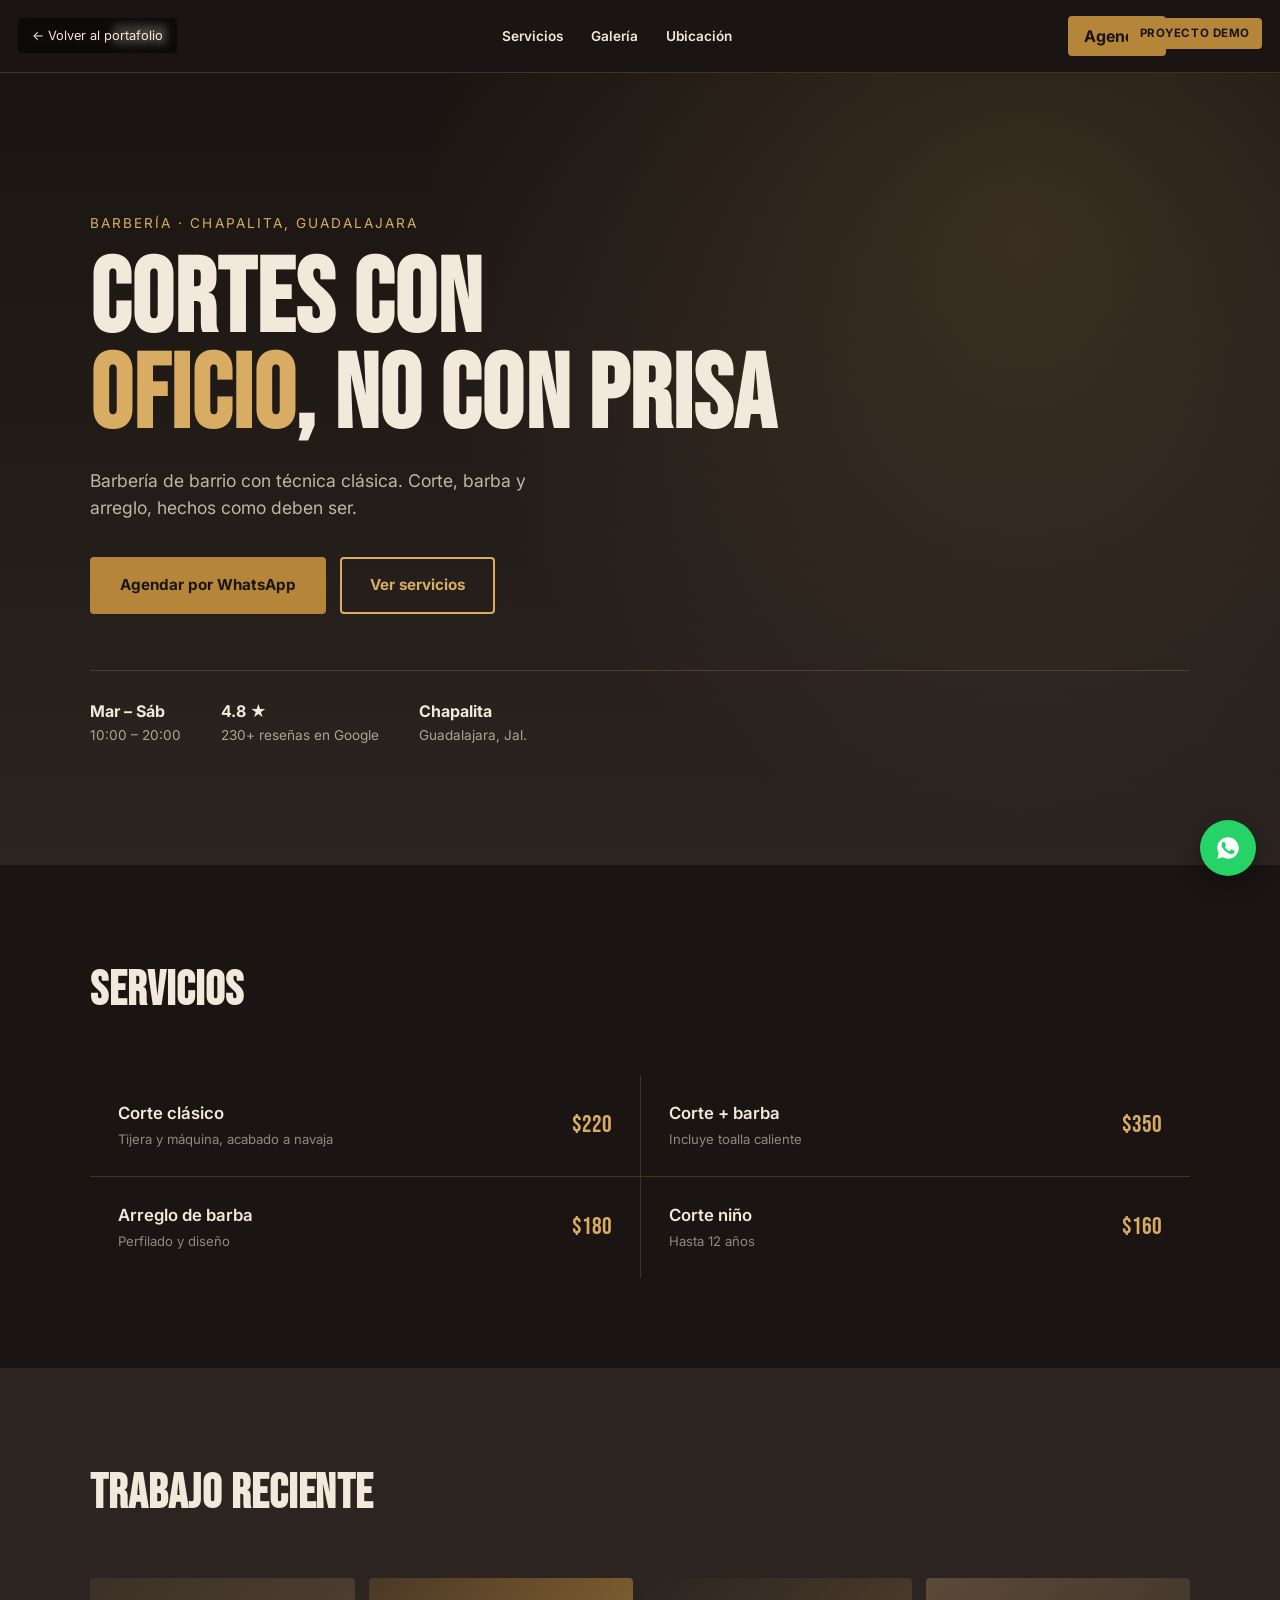
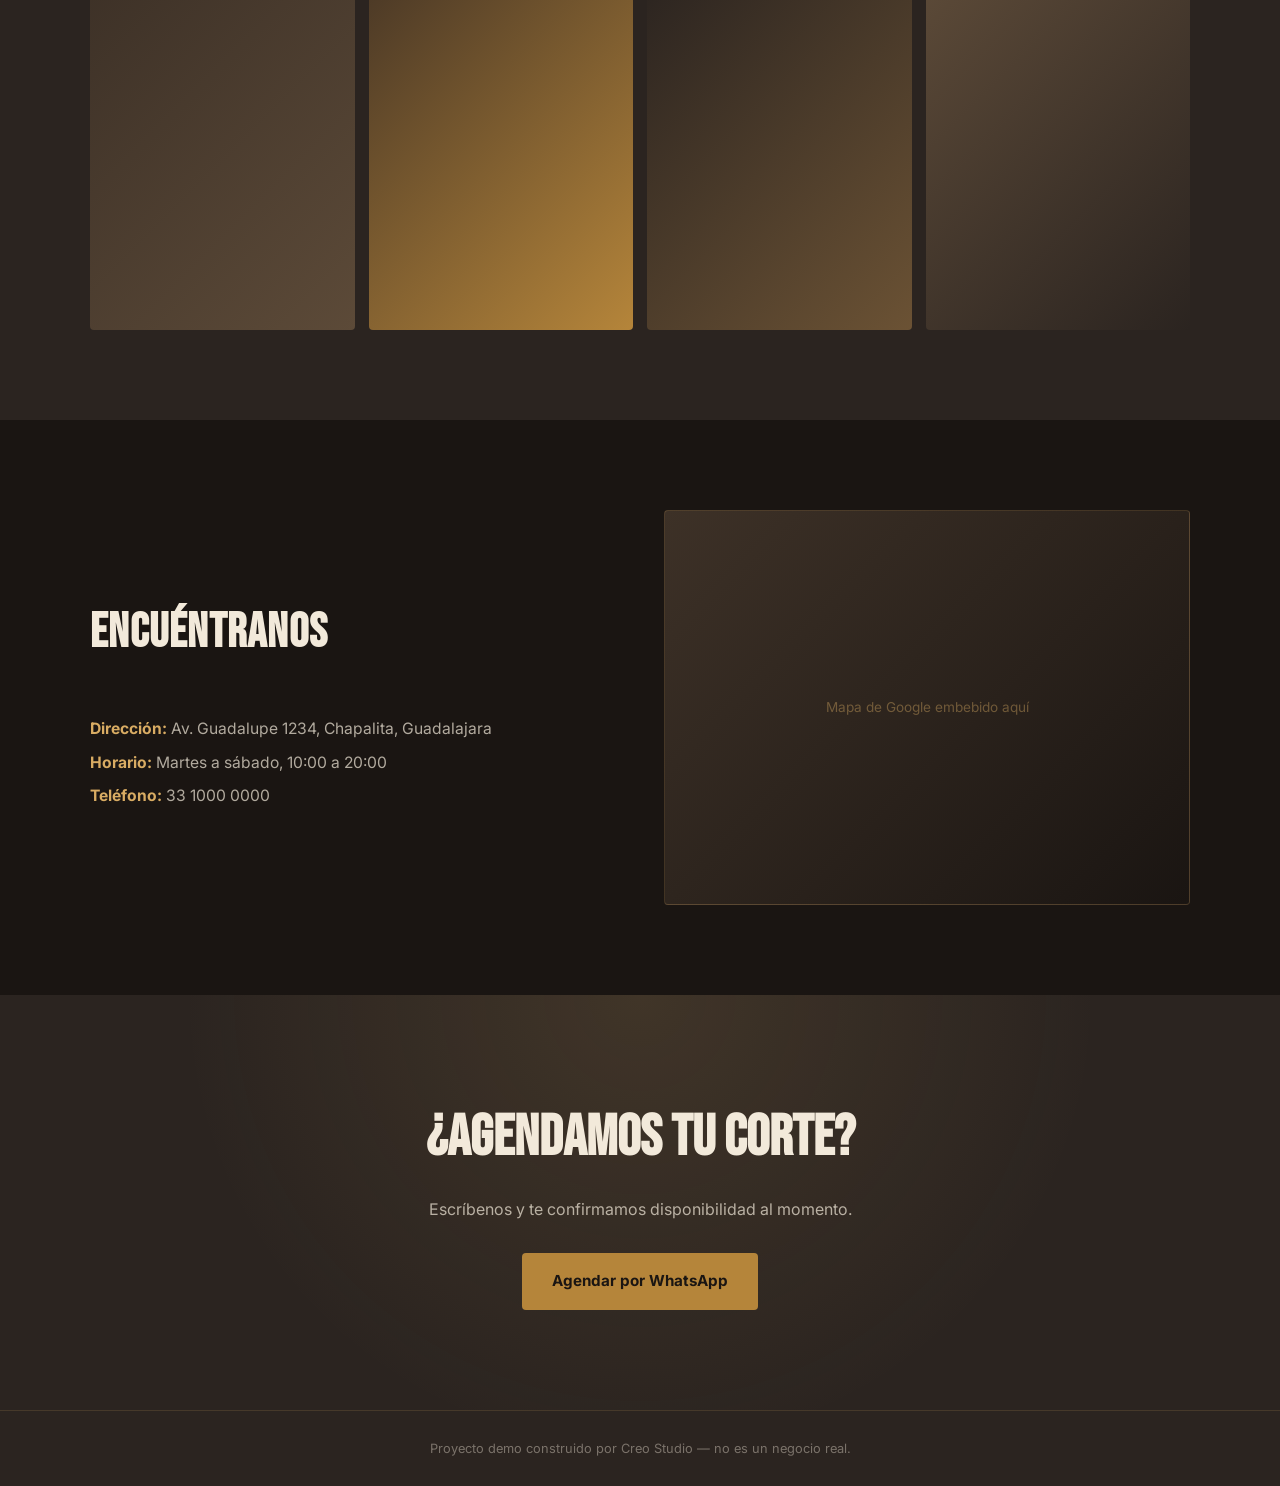
<file: barberia.html>
<!DOCTYPE html>
<html lang="es-MX">
<head>
<meta charset="UTF-8">
<meta name="viewport" content="width=device-width, initial-scale=1.0">
<title>Barbería Cedro — Cortes clásicos, Chapalita</title>
<meta name="description" content="Barbería Cedro en Chapalita, Guadalajara. Cortes, barba y arreglo de barba clásico. Agenda directo por WhatsApp.">
<link rel="preconnect" href="https://fonts.googleapis.com">
<link rel="preconnect" href="https://fonts.gstatic.com" crossorigin>
<link href="https://fonts.googleapis.com/css2?family=Bebas+Neue&family=Inter:wght@400;500;600;700;800&display=swap" rel="stylesheet">
<style>
:root {
  --wood: #2B2420;
  --wood-deep: #1A1512;
  --cream: #F2E9DA;
  --brass: #B5853A;
  --brass-light: #D9AC63;
  --white: #FFFFFF;
  --font-display: 'Bebas Neue', sans-serif;
  --font-body: 'Inter', sans-serif;
}
* { margin: 0; padding: 0; box-sizing: border-box; }
body {
  background: var(--wood);
  color: var(--cream);
  font-family: var(--font-body);
  line-height: 1.5;
  -webkit-font-smoothing: antialiased;
}
a { color: inherit; text-decoration: none; }

.back-link {
  position: fixed;
  top: 18px; left: 18px;
  z-index: 50;
  background: rgba(0,0,0,0.5);
  color: var(--cream);
  font-size: 0.8rem;
  padding: 8px 14px;
  border-radius: 4px;
  backdrop-filter: blur(4px);
}

.demo-badge {
  position: fixed;
  top: 18px; right: 18px;
  z-index: 50;
  background: var(--brass);
  color: var(--wood-deep);
  font-size: 0.72rem;
  font-weight: 700;
  text-transform: uppercase;
  letter-spacing: 0.05em;
  padding: 7px 12px;
  border-radius: 4px;
}

/* NAV */
.nav {
  position: sticky; top: 0; z-index: 40;
  background: rgba(26, 21, 18, 0.92);
  backdrop-filter: blur(8px);
  border-bottom: 1px solid rgba(217,172,99,0.2);
}
.nav-inner {
  max-width: 1100px; margin: 0 auto;
  padding: 16px 24px;
  display: flex; align-items: center; justify-content: space-between;
}
.nav-brand { font-family: var(--font-display); font-size: 1.5rem; letter-spacing: 0.04em; }
.nav-links { display: flex; gap: 28px; font-size: 0.85rem; font-weight: 600; }
.nav-links a:hover { color: var(--brass-light); }
.nav-wa {
  background: var(--brass);
  color: var(--wood-deep);
  padding: 8px 16px;
  border-radius: 4px;
  font-weight: 700;
}

/* HERO */
.hero {
  position: relative;
  min-height: 88vh;
  display: flex;
  align-items: center;
  padding: 80px 24px 60px;
  background:
    radial-gradient(circle at 80% 20%, rgba(217,172,99,0.15), transparent 50%),
    linear-gradient(180deg, var(--wood-deep) 0%, var(--wood) 100%);
}
.hero-inner { max-width: 1100px; margin: 0 auto; width: 100%; }
.hero-eyebrow {
  font-size: 0.85rem;
  letter-spacing: 0.15em;
  text-transform: uppercase;
  color: var(--brass-light);
  margin-bottom: 20px;
}
.hero-title {
  font-family: var(--font-display);
  font-size: clamp(3.2rem, 9vw, 6.5rem);
  line-height: 0.92;
  letter-spacing: 0.01em;
  text-transform: uppercase;
}
.hero-title em { font-style: normal; color: var(--brass-light); }
.hero-sub {
  margin-top: 24px;
  max-width: 480px;
  font-size: 1.1rem;
  color: rgba(242,233,218,0.75);
}
.hero-actions { display: flex; gap: 14px; margin-top: 36px; flex-wrap: wrap; }
.btn {
  display: inline-flex; align-items: center; gap: 8px;
  padding: 15px 28px;
  font-weight: 700; font-size: 0.95rem;
  border-radius: 4px;
  border: 2px solid transparent;
  cursor: pointer;
}
.btn-primary { background: var(--brass); color: var(--wood-deep); }
.btn-ghost { border-color: var(--brass-light); color: var(--brass-light); }

.hero-meta {
  display: flex; gap: 40px;
  margin-top: 56px;
  padding-top: 28px;
  border-top: 1px solid rgba(217,172,99,0.2);
  flex-wrap: wrap;
}
.meta-item { font-size: 0.85rem; color: rgba(242,233,218,0.65); }
.meta-item strong { display: block; color: var(--cream); font-size: 1rem; margin-bottom: 2px; }

/* SERVICIOS */
.services { padding: 90px 24px; background: var(--wood-deep); }
.section-inner { max-width: 1100px; margin: 0 auto; }
.section-title {
  font-family: var(--font-display);
  font-size: clamp(2rem, 5vw, 3rem);
  text-transform: uppercase;
  letter-spacing: 0.02em;
  margin-bottom: 48px;
}
.services-grid {
  display: grid;
  grid-template-columns: repeat(2, 1fr);
  gap: 1px;
  background: rgba(217,172,99,0.2);
}
.service-row {
  background: var(--wood-deep);
  padding: 26px 28px;
  display: flex;
  justify-content: space-between;
  align-items: center;
}
.service-name { font-size: 1.05rem; font-weight: 600; }
.service-desc { font-size: 0.82rem; color: rgba(242,233,218,0.55); margin-top: 4px; }
.service-price {
  font-family: var(--font-display);
  font-size: 1.5rem;
  color: var(--brass-light);
  white-space: nowrap;
}

/* GALERÍA */
.gallery { padding: 90px 24px; }
.gallery-grid {
  display: grid;
  grid-template-columns: repeat(4, 1fr);
  gap: 14px;
}
.gallery-item {
  aspect-ratio: 3/4;
  border-radius: 4px;
  background-size: cover;
  background-position: center;
}
.g1 { background: linear-gradient(135deg, #3D3127, #5C4A38); }
.g2 { background: linear-gradient(135deg, #4A3826, #B5853A); }
.g3 { background: linear-gradient(135deg, #2B2420, #6B5234); }
.g4 { background: linear-gradient(135deg, #5C4A38, #2B2420); }

/* UBICACIÓN */
.location { padding: 90px 24px; background: var(--wood-deep); }
.location-grid {
  display: grid;
  grid-template-columns: 1fr 1fr;
  gap: 48px;
  align-items: center;
}
.location-info p { color: rgba(242,233,218,0.7); margin-bottom: 10px; font-size: 0.98rem; }
.location-info strong { color: var(--brass-light); }
.location-map {
  aspect-ratio: 4/3;
  background: linear-gradient(135deg, #3D3127, #1A1512);
  border-radius: 4px;
  display: flex;
  align-items: center;
  justify-content: center;
  color: rgba(217,172,99,0.4);
  font-size: 0.85rem;
  border: 1px solid rgba(217,172,99,0.2);
}

/* CTA FINAL */
.final-cta {
  padding: 100px 24px;
  text-align: center;
  background:
    radial-gradient(circle at 50% 0%, rgba(217,172,99,0.12), transparent 60%),
    var(--wood);
}
.final-cta h2 {
  font-family: var(--font-display);
  font-size: clamp(2.2rem, 6vw, 3.6rem);
  text-transform: uppercase;
}
.final-cta p { margin-top: 16px; color: rgba(242,233,218,0.7); }
.final-cta .btn { margin-top: 32px; }

/* WhatsApp flotante */
.float-wa {
  position: fixed;
  bottom: 24px; right: 24px;
  z-index: 60;
  background: #25D366;
  color: white;
  width: 56px; height: 56px;
  border-radius: 50%;
  display: flex; align-items: center; justify-content: center;
  box-shadow: 0 8px 20px rgba(0,0,0,0.35);
}

footer {
  padding: 28px 24px;
  text-align: center;
  font-size: 0.8rem;
  color: rgba(242,233,218,0.4);
  border-top: 1px solid rgba(217,172,99,0.15);
}

@media (max-width: 760px) {
  .nav-links { display: none; }
  .services-grid { grid-template-columns: 1fr; }
  .gallery-grid { grid-template-columns: repeat(2, 1fr); }
  .location-grid { grid-template-columns: 1fr; }
  .hero-meta { gap: 24px; }
}
</style>
</head>
<body>

<a href="../index.html" class="back-link">← Volver al portafolio</a>
<span class="demo-badge">Proyecto demo</span>

<nav class="nav">
  <div class="nav-inner">
    <span class="nav-brand">CEDRO</span>
    <div class="nav-links">
      <a href="#servicios">Servicios</a>
      <a href="#galeria">Galería</a>
      <a href="#ubicacion">Ubicación</a>
    </div>
    <a href="#" class="nav-wa">Agendar</a>
  </div>
</nav>

<section class="hero">
  <div class="hero-inner">
    <p class="hero-eyebrow">Barbería · Chapalita, Guadalajara</p>
    <h1 class="hero-title">Cortes con<br><em>oficio</em>, no con prisa</h1>
    <p class="hero-sub">Barbería de barrio con técnica clásica. Corte, barba y arreglo, hechos como deben ser.</p>
    <div class="hero-actions">
      <a href="#" class="btn btn-primary">Agendar por WhatsApp</a>
      <a href="#servicios" class="btn btn-ghost">Ver servicios</a>
    </div>
    <div class="hero-meta">
      <div class="meta-item"><strong>Mar – Sáb</strong>10:00 – 20:00</div>
      <div class="meta-item"><strong>4.8 ★</strong>230+ reseñas en Google</div>
      <div class="meta-item"><strong>Chapalita</strong>Guadalajara, Jal.</div>
    </div>
  </div>
</section>

<section class="services" id="servicios">
  <div class="section-inner">
    <h2 class="section-title">Servicios</h2>
    <div class="services-grid">
      <div class="service-row">
        <div><div class="service-name">Corte clásico</div><div class="service-desc">Tijera y máquina, acabado a navaja</div></div>
        <div class="service-price">$220</div>
      </div>
      <div class="service-row">
        <div><div class="service-name">Corte + barba</div><div class="service-desc">Incluye toalla caliente</div></div>
        <div class="service-price">$350</div>
      </div>
      <div class="service-row">
        <div><div class="service-name">Arreglo de barba</div><div class="service-desc">Perfilado y diseño</div></div>
        <div class="service-price">$180</div>
      </div>
      <div class="service-row">
        <div><div class="service-name">Corte niño</div><div class="service-desc">Hasta 12 años</div></div>
        <div class="service-price">$160</div>
      </div>
    </div>
  </div>
</section>

<section class="gallery" id="galeria">
  <div class="section-inner">
    <h2 class="section-title">Trabajo reciente</h2>
    <div class="gallery-grid">
      <div class="gallery-item g1"></div>
      <div class="gallery-item g2"></div>
      <div class="gallery-item g3"></div>
      <div class="gallery-item g4"></div>
    </div>
  </div>
</section>

<section class="location" id="ubicacion">
  <div class="section-inner">
    <div class="location-grid">
      <div class="location-info">
        <h2 class="section-title">Encuéntranos</h2>
        <p><strong>Dirección:</strong> Av. Guadalupe 1234, Chapalita, Guadalajara</p>
        <p><strong>Horario:</strong> Martes a sábado, 10:00 a 20:00</p>
        <p><strong>Teléfono:</strong> 33 1000 0000</p>
      </div>
      <div class="location-map">Mapa de Google embebido aquí</div>
    </div>
  </div>
</section>

<section class="final-cta">
  <h2>¿Agendamos tu corte?</h2>
  <p>Escríbenos y te confirmamos disponibilidad al momento.</p>
  <a href="#" class="btn btn-primary">Agendar por WhatsApp</a>
</section>

<a href="#" class="float-wa" aria-label="WhatsApp">
  <svg width="26" height="26" viewBox="0 0 24 24" fill="currentColor"><path d="M12.04 2C6.58 2 2.13 6.45 2.13 11.91c0 1.75.46 3.45 1.32 4.95L2.05 22l5.25-1.38a9.9 9.9 0 0 0 4.74 1.21h.01c5.46 0 9.91-4.45 9.91-9.91C21.96 6.45 17.5 2 12.04 2zm5.84 14.08c-.25.7-1.45 1.34-2 1.42-.51.08-1.15.11-1.86-.12-.43-.14-.98-.32-1.69-.62-2.97-1.28-4.91-4.27-5.06-4.47-.15-.2-1.21-1.61-1.21-3.07s.77-2.18 1.04-2.48c.27-.3.59-.37.79-.37.2 0 .39 0 .56.01.18.01.42-.07.65.5.25.6.84 2.07.91 2.22.07.15.12.33.02.53-.1.2-.15.32-.3.49-.15.17-.31.38-.45.51-.15.15-.3.31-.13.6.17.3.77 1.27 1.65 2.06 1.13 1.01 2.09 1.32 2.38 1.47.3.15.47.13.65-.07.18-.2.76-.89.96-1.2.2-.3.4-.25.67-.15.27.1 1.74.82 2.04.97.3.15.5.22.57.35.07.13.07.74-.18 1.44z"/></svg>
</a>

<footer>
  Proyecto demo construido por Creo Studio — no es un negocio real.
</footer>

</body>
</html>
</file>
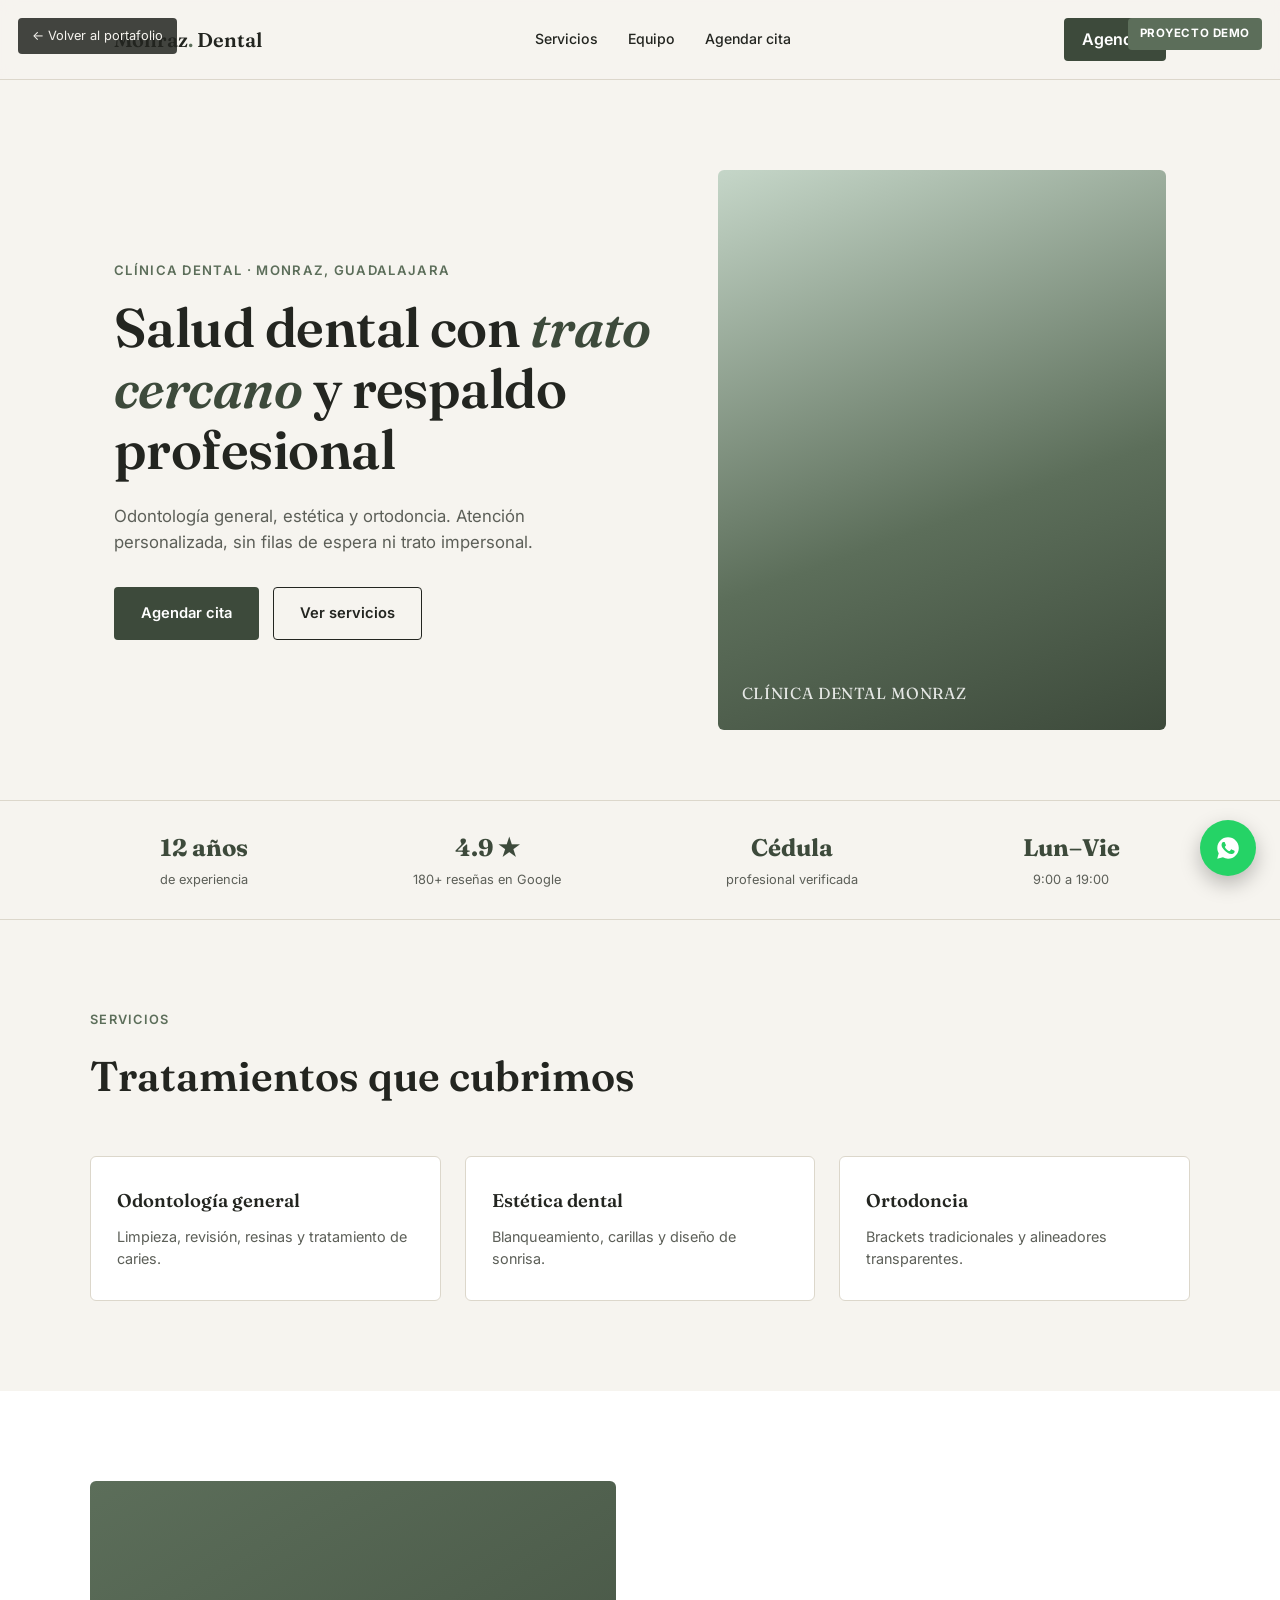
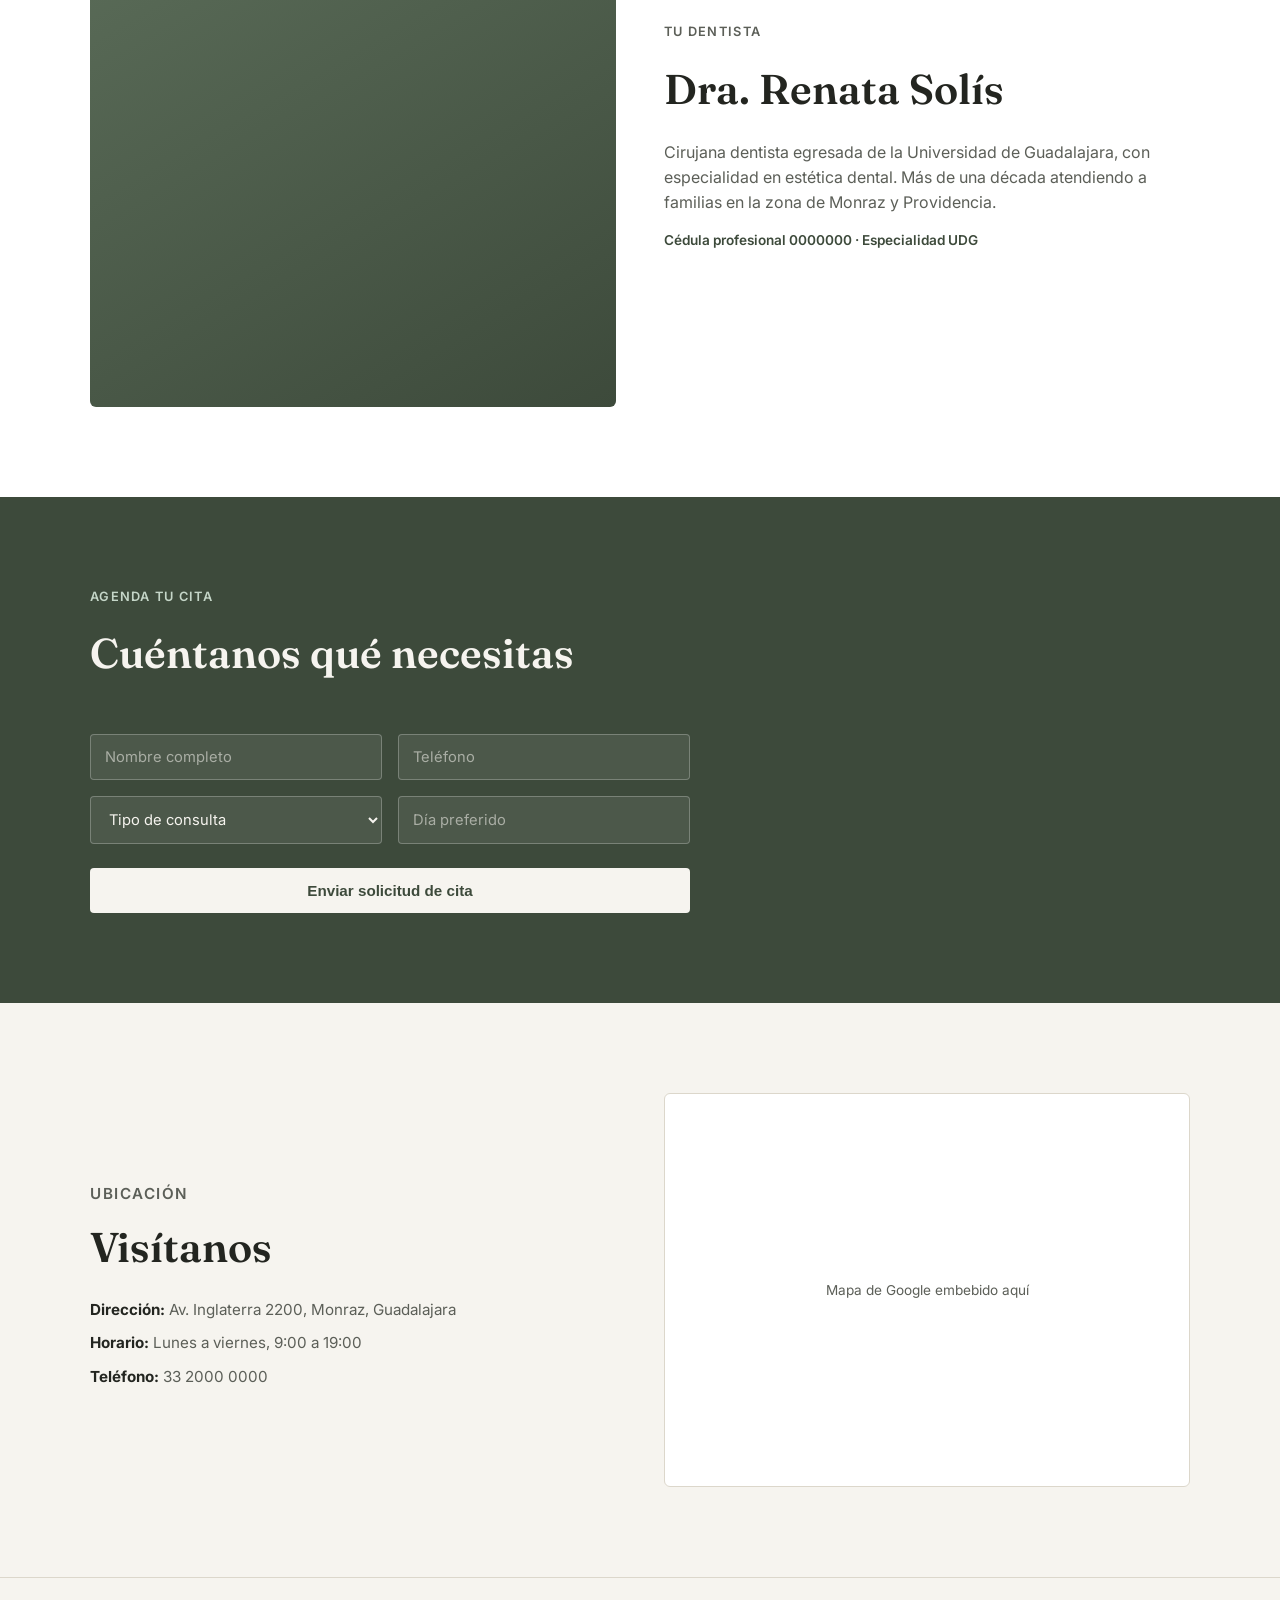
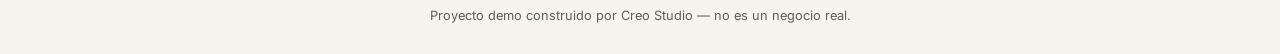
<file: dental.html>
<!DOCTYPE html>
<html lang="es-MX">
<head>
<meta charset="UTF-8">
<meta name="viewport" content="width=device-width, initial-scale=1.0">
<title>Clínica Dental Monraz — Odontología en Guadalajara</title>
<meta name="description" content="Clínica Dental Monraz. Odontología general, estética y ortodoncia en Monraz, Guadalajara. Agenda tu cita.">
<link rel="preconnect" href="https://fonts.googleapis.com">
<link rel="preconnect" href="https://fonts.gstatic.com" crossorigin>
<link href="https://fonts.googleapis.com/css2?family=Fraunces:opsz,wght@9..144,500;9..144,600&family=Inter:wght@400;500;600;700&display=swap" rel="stylesheet">
<style>
:root {
  --paper: #F6F4EF;
  --sage: #5C6E5A;
  --sage-deep: #3D4A3B;
  --ink: #232520;
  --ink-soft: #5C5F58;
  --line: #DCD7CB;
  --white: #FFFFFF;
  --font-display: 'Fraunces', serif;
  --font-body: 'Inter', sans-serif;
}
* { margin: 0; padding: 0; box-sizing: border-box; }
body {
  background: var(--paper);
  color: var(--ink);
  font-family: var(--font-body);
  line-height: 1.55;
  -webkit-font-smoothing: antialiased;
}
a { color: inherit; text-decoration: none; }

.back-link {
  position: fixed; top: 18px; left: 18px; z-index: 50;
  background: rgba(35,37,32,0.85); color: var(--paper);
  font-size: 0.8rem; padding: 8px 14px; border-radius: 4px;
}
.demo-badge {
  position: fixed; top: 18px; right: 18px; z-index: 50;
  background: var(--sage); color: var(--white);
  font-size: 0.72rem; font-weight: 700; text-transform: uppercase;
  letter-spacing: 0.05em; padding: 7px 12px; border-radius: 4px;
}

.nav {
  position: sticky; top: 0; z-index: 40;
  background: rgba(246,244,239,0.92);
  backdrop-filter: blur(8px);
  border-bottom: 1px solid var(--line);
}
.nav-inner {
  max-width: 1100px; margin: 0 auto; padding: 18px 24px;
  display: flex; align-items: center; justify-content: space-between;
}
.nav-brand { font-family: var(--font-display); font-size: 1.25rem; font-weight: 600; }
.nav-links { display: flex; gap: 30px; font-size: 0.88rem; font-weight: 500; }
.nav-cta {
  background: var(--sage-deep); color: var(--white);
  padding: 9px 18px; border-radius: 4px; font-weight: 600;
}

.hero {
  max-width: 1100px; margin: 0 auto;
  padding: 90px 24px 70px;
  display: grid;
  grid-template-columns: 1.1fr 0.9fr;
  gap: 56px;
  align-items: center;
}
.hero-eyebrow {
  font-size: 0.82rem; letter-spacing: 0.1em; text-transform: uppercase;
  color: var(--sage); margin-bottom: 18px; font-weight: 600;
}
.hero-title {
  font-family: var(--font-display);
  font-size: clamp(2.2rem, 5vw, 3.4rem);
  font-weight: 600;
  line-height: 1.12;
  letter-spacing: -0.01em;
}
.hero-title .accent { color: var(--sage-deep); font-style: italic; }
.hero-sub {
  margin-top: 22px; color: var(--ink-soft); font-size: 1.05rem; max-width: 460px;
}
.hero-actions { display: flex; gap: 14px; margin-top: 32px; flex-wrap: wrap; }
.btn {
  display: inline-flex; align-items: center; gap: 8px;
  padding: 14px 26px; font-weight: 600; font-size: 0.92rem;
  border-radius: 4px; border: 1.5px solid transparent; cursor: pointer;
}
.btn-primary { background: var(--sage-deep); color: var(--white); }
.btn-ghost { border-color: var(--ink); color: var(--ink); }

.hero-visual {
  aspect-ratio: 4/5;
  background: linear-gradient(160deg, #C5D6C8 0%, var(--sage) 60%, var(--sage-deep) 100%);
  border-radius: 6px;
  position: relative;
  overflow: hidden;
}
.hero-visual::after {
  content: 'CLÍNICA DENTAL MONRAZ';
  position: absolute; bottom: 24px; left: 24px;
  color: rgba(255,255,255,0.85);
  font-family: var(--font-display);
  font-size: 1rem;
  letter-spacing: 0.04em;
}

.trust-bar {
  border-top: 1px solid var(--line);
  border-bottom: 1px solid var(--line);
  padding: 28px 24px;
}
.trust-inner {
  max-width: 1100px; margin: 0 auto;
  display: flex; justify-content: space-around;
  flex-wrap: wrap; gap: 24px;
  text-align: center;
}
.trust-item strong {
  display: block; font-family: var(--font-display); font-size: 1.5rem; color: var(--sage-deep);
}
.trust-item span { font-size: 0.8rem; color: var(--ink-soft); }

.section { padding: 90px 24px; }
.section-inner { max-width: 1100px; margin: 0 auto; }
.section-eyebrow {
  font-size: 0.8rem; letter-spacing: 0.1em; text-transform: uppercase;
  color: var(--sage); font-weight: 600; margin-bottom: 14px;
}
.section-title {
  font-family: var(--font-display); font-weight: 600;
  font-size: clamp(1.8rem, 4vw, 2.6rem);
  margin-bottom: 48px;
  max-width: 560px;
}

.services-grid {
  display: grid; grid-template-columns: repeat(3, 1fr); gap: 24px;
}
.service-card {
  background: var(--white); border: 1px solid var(--line);
  border-radius: 6px; padding: 30px 26px;
}
.service-card h3 {
  font-family: var(--font-display); font-weight: 600; font-size: 1.15rem; margin-bottom: 10px;
}
.service-card p { font-size: 0.9rem; color: var(--ink-soft); }

.team {
  background: var(--white);
}
.team-grid {
  display: grid; grid-template-columns: 1fr 1fr; gap: 48px; align-items: center;
}
.team-photo {
  aspect-ratio: 1; border-radius: 6px;
  background: linear-gradient(150deg, var(--sage), var(--sage-deep));
}
.team-text p { color: var(--ink-soft); margin-bottom: 16px; }
.team-text .cred { font-size: 0.85rem; color: var(--sage-deep); font-weight: 600; }

.appointment {
  background: var(--sage-deep); color: var(--paper);
}
.appointment .section-title { color: var(--paper); }
.appointment .section-eyebrow { color: #C5D6C8; }
.form-grid {
  display: grid; grid-template-columns: 1fr 1fr; gap: 16px; max-width: 600px;
}
.form-grid input, .form-grid select {
  background: rgba(255,255,255,0.08);
  border: 1px solid rgba(255,255,255,0.25);
  color: var(--paper);
  padding: 13px 14px; border-radius: 4px; font-family: inherit; font-size: 0.92rem;
}
.form-grid input::placeholder { color: rgba(246,244,239,0.55); }
.form-full { grid-column: 1 / -1; }
.form-submit {
  margin-top: 8px;
  background: var(--paper); color: var(--sage-deep);
  border: none; padding: 14px; border-radius: 4px;
  font-weight: 700; cursor: pointer; font-size: 0.95rem;
}

.location-grid {
  display: grid; grid-template-columns: 1fr 1fr; gap: 48px; align-items: center;
}
.location-info p { margin-bottom: 10px; font-size: 0.95rem; color: var(--ink-soft); }
.location-info strong { color: var(--ink); }
.location-map {
  aspect-ratio: 4/3; background: var(--white); border: 1px solid var(--line);
  border-radius: 6px; display: flex; align-items: center; justify-content: center;
  color: var(--ink-soft); font-size: 0.85rem;
}

.float-wa {
  position: fixed; bottom: 24px; right: 24px; z-index: 60;
  background: #25D366; color: white; width: 56px; height: 56px;
  border-radius: 50%; display: flex; align-items: center; justify-content: center;
  box-shadow: 0 8px 20px rgba(0,0,0,0.25);
}

footer {
  padding: 28px 24px; text-align: center; font-size: 0.8rem;
  color: var(--ink-soft); border-top: 1px solid var(--line);
}

@media (max-width: 760px) {
  .nav-links { display: none; }
  .hero { grid-template-columns: 1fr; }
  .trust-inner { justify-content: space-between; }
  .services-grid { grid-template-columns: 1fr; }
  .team-grid { grid-template-columns: 1fr; }
  .form-grid { grid-template-columns: 1fr; }
  .location-grid { grid-template-columns: 1fr; }
}
</style>
</head>
<body>

<a href="../index.html" class="back-link">← Volver al portafolio</a>
<span class="demo-badge">Proyecto demo</span>

<nav class="nav">
  <div class="nav-inner">
    <span class="nav-brand">Monraz<span style="color:var(--sage)">.</span> Dental</span>
    <div class="nav-links">
      <a href="#servicios">Servicios</a>
      <a href="#equipo">Equipo</a>
      <a href="#cita">Agendar cita</a>
    </div>
    <a href="#cita" class="nav-cta">Agendar</a>
  </div>
</nav>

<section class="hero">
  <div>
    <p class="hero-eyebrow">Clínica dental · Monraz, Guadalajara</p>
    <h1 class="hero-title">Salud dental con <span class="accent">trato cercano</span> y respaldo profesional</h1>
    <p class="hero-sub">Odontología general, estética y ortodoncia. Atención personalizada, sin filas de espera ni trato impersonal.</p>
    <div class="hero-actions">
      <a href="#cita" class="btn btn-primary">Agendar cita</a>
      <a href="#servicios" class="btn btn-ghost">Ver servicios</a>
    </div>
  </div>
  <div class="hero-visual"></div>
</section>

<div class="trust-bar">
  <div class="trust-inner">
    <div class="trust-item"><strong>12 años</strong><span>de experiencia</span></div>
    <div class="trust-item"><strong>4.9 ★</strong><span>180+ reseñas en Google</span></div>
    <div class="trust-item"><strong>Cédula</strong><span>profesional verificada</span></div>
    <div class="trust-item"><strong>Lun–Vie</strong><span>9:00 a 19:00</span></div>
  </div>
</div>

<section class="section" id="servicios">
  <div class="section-inner">
    <p class="section-eyebrow">Servicios</p>
    <h2 class="section-title">Tratamientos que cubrimos</h2>
    <div class="services-grid">
      <div class="service-card">
        <h3>Odontología general</h3>
        <p>Limpieza, revisión, resinas y tratamiento de caries.</p>
      </div>
      <div class="service-card">
        <h3>Estética dental</h3>
        <p>Blanqueamiento, carillas y diseño de sonrisa.</p>
      </div>
      <div class="service-card">
        <h3>Ortodoncia</h3>
        <p>Brackets tradicionales y alineadores transparentes.</p>
      </div>
    </div>
  </div>
</section>

<section class="section team" id="equipo">
  <div class="section-inner">
    <div class="team-grid">
      <div class="team-photo"></div>
      <div class="team-text">
        <p class="section-eyebrow">Tu dentista</p>
        <h2 class="section-title" style="margin-bottom:18px">Dra. Renata Solís</h2>
        <p>Cirujana dentista egresada de la Universidad de Guadalajara, con especialidad en estética dental. Más de una década atendiendo a familias en la zona de Monraz y Providencia.</p>
        <p class="cred">Cédula profesional 0000000 · Especialidad UDG</p>
      </div>
    </div>
  </div>
</section>

<section class="section appointment" id="cita">
  <div class="section-inner">
    <p class="section-eyebrow">Agenda tu cita</p>
    <h2 class="section-title">Cuéntanos qué necesitas</h2>
    <form class="form-grid" onsubmit="return false;">
      <input type="text" placeholder="Nombre completo">
      <input type="tel" placeholder="Teléfono">
      <select>
        <option>Tipo de consulta</option>
        <option>Revisión general</option>
        <option>Estética dental</option>
        <option>Ortodoncia</option>
        <option>Urgencia</option>
      </select>
      <input type="text" placeholder="Día preferido">
      <button type="submit" class="form-submit form-full">Enviar solicitud de cita</button>
    </form>
  </div>
</section>

<section class="section">
  <div class="section-inner">
    <div class="location-grid">
      <div class="location-info">
        <p class="section-eyebrow">Ubicación</p>
        <h2 class="section-title" style="margin-bottom:18px">Visítanos</h2>
        <p><strong>Dirección:</strong> Av. Inglaterra 2200, Monraz, Guadalajara</p>
        <p><strong>Horario:</strong> Lunes a viernes, 9:00 a 19:00</p>
        <p><strong>Teléfono:</strong> 33 2000 0000</p>
      </div>
      <div class="location-map">Mapa de Google embebido aquí</div>
    </div>
  </div>
</section>

<a href="#" class="float-wa" aria-label="WhatsApp">
  <svg width="26" height="26" viewBox="0 0 24 24" fill="currentColor"><path d="M12.04 2C6.58 2 2.13 6.45 2.13 11.91c0 1.75.46 3.45 1.32 4.95L2.05 22l5.25-1.38a9.9 9.9 0 0 0 4.74 1.21h.01c5.46 0 9.91-4.45 9.91-9.91C21.96 6.45 17.5 2 12.04 2zm5.84 14.08c-.25.7-1.45 1.34-2 1.42-.51.08-1.15.11-1.86-.12-.43-.14-.98-.32-1.69-.62-2.97-1.28-4.91-4.27-5.06-4.47-.15-.2-1.21-1.61-1.21-3.07s.77-2.18 1.04-2.48c.27-.3.59-.37.79-.37.2 0 .39 0 .56.01.18.01.42-.07.65.5.25.6.84 2.07.91 2.22.07.15.12.33.02.53-.1.2-.15.32-.3.49-.15.17-.31.38-.45.51-.15.15-.3.31-.13.6.17.3.77 1.27 1.65 2.06 1.13 1.01 2.09 1.32 2.38 1.47.3.15.47.13.65-.07.18-.2.76-.89.96-1.2.2-.3.4-.25.67-.15.27.1 1.74.82 2.04.97.3.15.5.22.57.35.07.13.07.74-.18 1.44z"/></svg>
</a>

<footer>
  Proyecto demo construido por Creo Studio — no es un negocio real.
</footer>

</body>
</html>
</file>
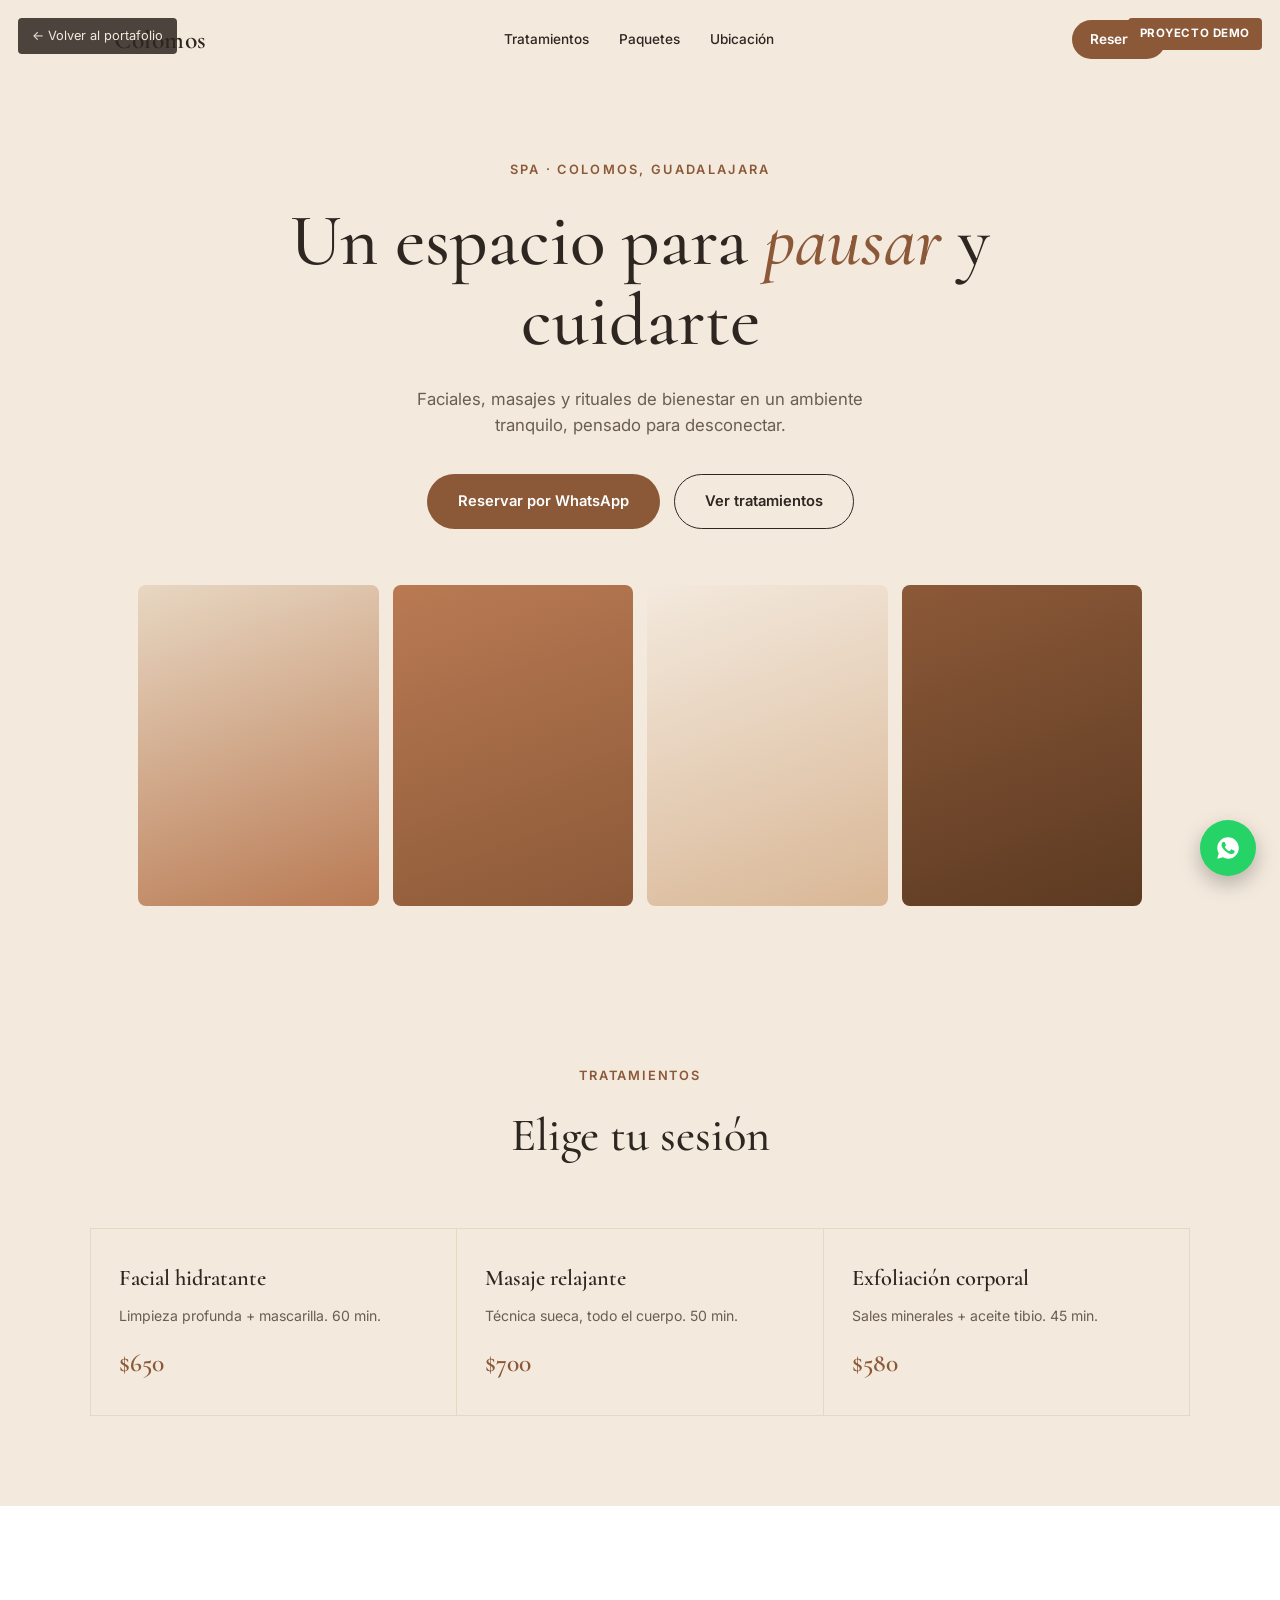
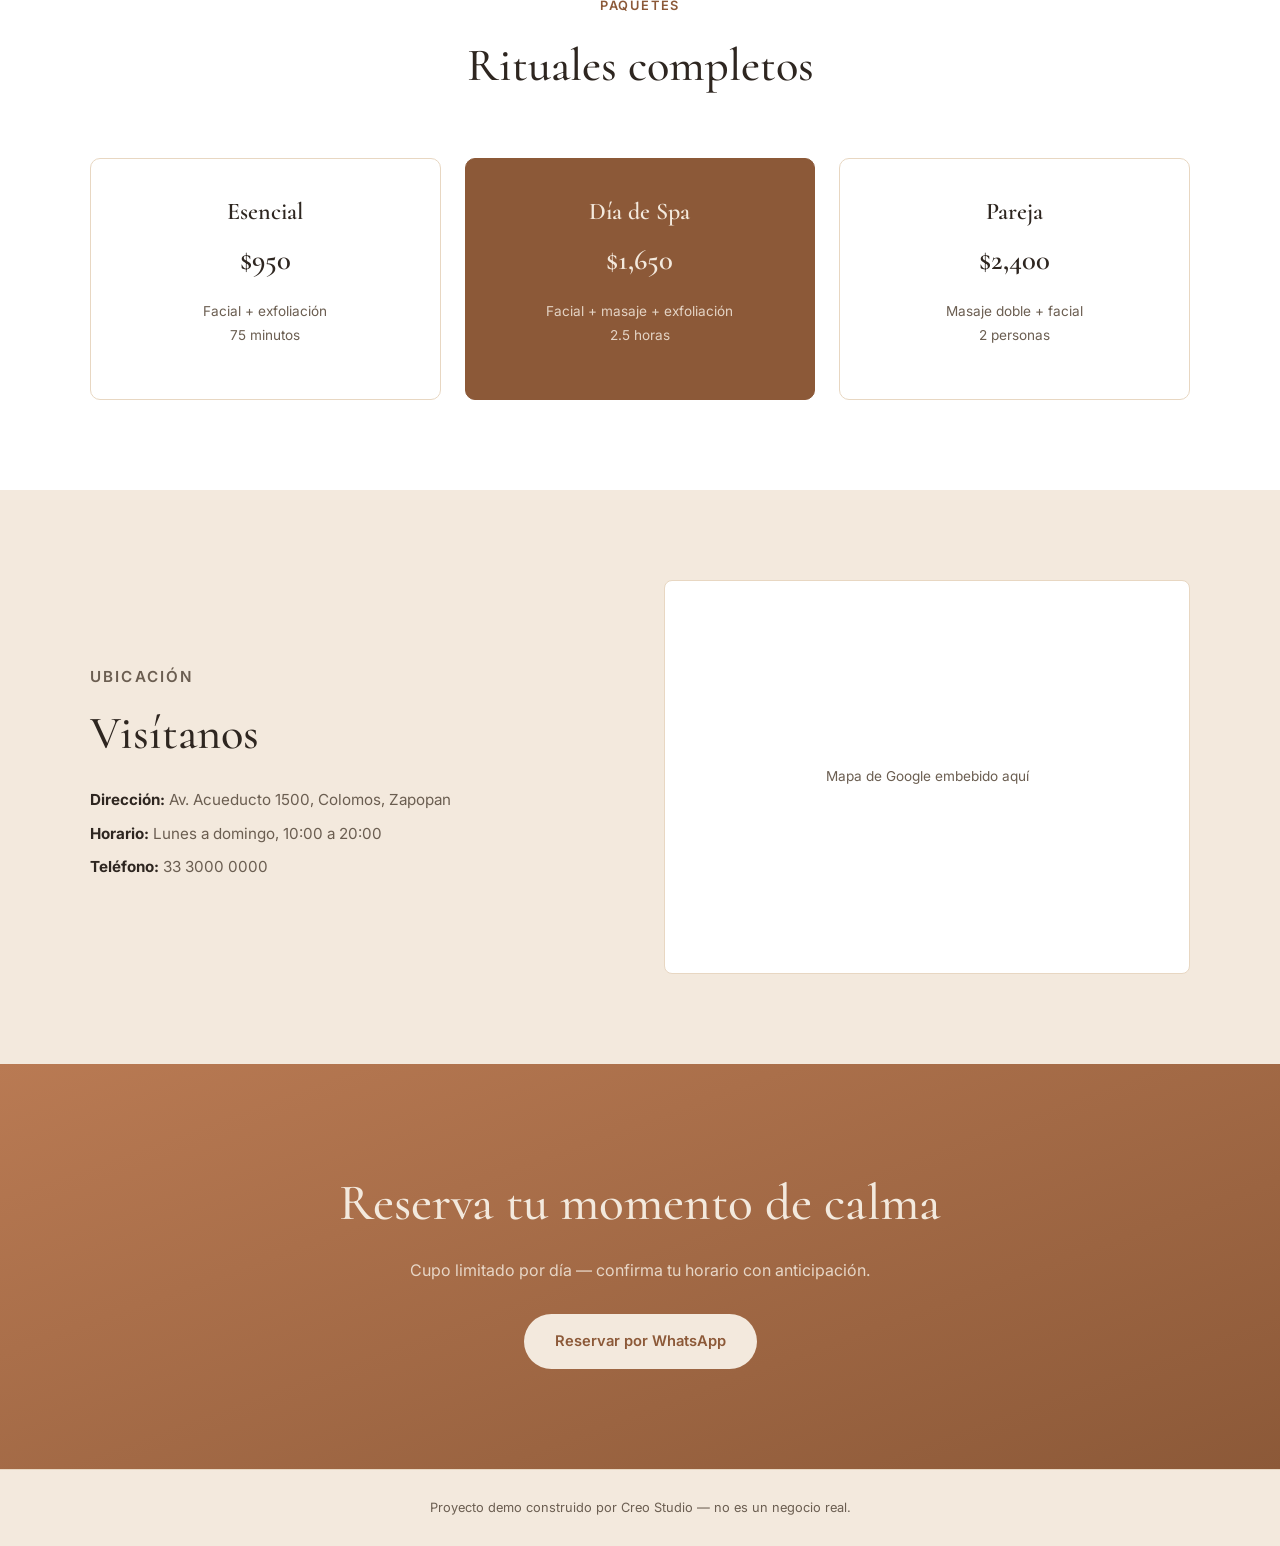
<file: spa.html>
<!DOCTYPE html>
<html lang="es-MX">
<head>
<meta charset="UTF-8">
<meta name="viewport" content="width=device-width, initial-scale=1.0">
<title>Spa Colomos — Tratamientos faciales y corporales, Guadalajara</title>
<meta name="description" content="Spa Colomos en Guadalajara. Faciales, masajes y paquetes de bienestar. Reserva tu sesión por WhatsApp.">
<link rel="preconnect" href="https://fonts.googleapis.com">
<link rel="preconnect" href="https://fonts.gstatic.com" crossorigin>
<link href="https://fonts.googleapis.com/css2?family=Cormorant:wght@500;600&family=Inter:wght@400;500;600;700&display=swap" rel="stylesheet">
<style>
:root {
  --sand: #F3E9DD;
  --sand-deep: #E8D7C2;
  --clay: #B97A53;
  --clay-deep: #8C5938;
  --ink: #2E2620;
  --ink-soft: #6B5E51;
  --white: #FFFFFF;
  --font-display: 'Cormorant', serif;
  --font-body: 'Inter', sans-serif;
}
* { margin: 0; padding: 0; box-sizing: border-box; }
body {
  background: var(--sand);
  color: var(--ink);
  font-family: var(--font-body);
  line-height: 1.55;
  -webkit-font-smoothing: antialiased;
}
a { color: inherit; text-decoration: none; }

.back-link {
  position: fixed; top: 18px; left: 18px; z-index: 50;
  background: rgba(46,38,32,0.85); color: var(--sand);
  font-size: 0.8rem; padding: 8px 14px; border-radius: 4px;
}
.demo-badge {
  position: fixed; top: 18px; right: 18px; z-index: 50;
  background: var(--clay-deep); color: var(--white);
  font-size: 0.72rem; font-weight: 700; text-transform: uppercase;
  letter-spacing: 0.05em; padding: 7px 12px; border-radius: 4px;
}

.nav {
  position: sticky; top: 0; z-index: 40;
  background: rgba(243,233,221,0.9);
  backdrop-filter: blur(8px);
}
.nav-inner {
  max-width: 1100px; margin: 0 auto; padding: 20px 24px;
  display: flex; align-items: center; justify-content: space-between;
}
.nav-brand { font-family: var(--font-display); font-size: 1.6rem; font-weight: 600; letter-spacing: 0.02em; }
.nav-links { display: flex; gap: 30px; font-size: 0.85rem; font-weight: 500; }
.nav-cta {
  background: var(--clay-deep); color: var(--white);
  padding: 9px 18px; border-radius: 30px; font-weight: 600; font-size: 0.85rem;
}

.hero {
  max-width: 1100px; margin: 0 auto;
  padding: 80px 24px 70px;
  text-align: center;
}
.hero-eyebrow {
  font-size: 0.8rem; letter-spacing: 0.18em; text-transform: uppercase;
  color: var(--clay-deep); margin-bottom: 22px; font-weight: 600;
}
.hero-title {
  font-family: var(--font-display);
  font-size: clamp(2.6rem, 7vw, 4.6rem);
  font-weight: 500;
  line-height: 1.08;
  max-width: 740px;
  margin: 0 auto;
}
.hero-title .accent { font-style: italic; color: var(--clay-deep); }
.hero-sub {
  margin: 26px auto 0;
  max-width: 460px;
  color: var(--ink-soft);
  font-size: 1.05rem;
}
.hero-actions { display: flex; gap: 14px; margin-top: 36px; justify-content: center; flex-wrap: wrap; }
.btn {
  display: inline-flex; align-items: center; gap: 8px;
  padding: 15px 30px; font-weight: 600; font-size: 0.92rem;
  border-radius: 30px; border: 1.5px solid transparent; cursor: pointer;
}
.btn-primary { background: var(--clay-deep); color: var(--white); }
.btn-ghost { border-color: var(--ink); color: var(--ink); }

.hero-strip {
  display: grid; grid-template-columns: repeat(4, 1fr); gap: 14px;
  max-width: 1100px; margin: 56px auto 0; padding: 0 24px;
}
.strip-item {
  aspect-ratio: 3/4; border-radius: 8px;
}
.s1 { background: linear-gradient(160deg, #E8D7C2, var(--clay)); }
.s2 { background: linear-gradient(160deg, var(--clay), var(--clay-deep)); }
.s3 { background: linear-gradient(160deg, #F3E9DD, #D9B796); }
.s4 { background: linear-gradient(160deg, var(--clay-deep), #5C3A22); }

.section { padding: 90px 24px; }
.section-inner { max-width: 1100px; margin: 0 auto; }
.section-eyebrow {
  font-size: 0.8rem; letter-spacing: 0.14em; text-transform: uppercase;
  color: var(--clay-deep); font-weight: 600; margin-bottom: 14px; text-align: center;
}
.section-title {
  font-family: var(--font-display); font-weight: 500;
  font-size: clamp(2rem, 4.4vw, 2.9rem);
  margin-bottom: 56px; text-align: center;
}

.treatments-grid {
  display: grid; grid-template-columns: repeat(3, 1fr); gap: 1px;
  background: var(--sand-deep);
  border: 1px solid var(--sand-deep);
}
.treatment-card {
  background: var(--sand); padding: 32px 28px;
}
.treatment-card h3 {
  font-family: var(--font-display); font-weight: 600; font-size: 1.4rem; margin-bottom: 10px;
}
.treatment-card p { font-size: 0.88rem; color: var(--ink-soft); margin-bottom: 16px; }
.treatment-price {
  font-family: var(--font-display); font-size: 1.6rem; color: var(--clay-deep); font-weight: 600;
}

.packages { background: var(--white); }
.packages-grid {
  display: grid; grid-template-columns: repeat(3, 1fr); gap: 24px;
}
.package-card {
  border: 1px solid var(--sand-deep); border-radius: 10px;
  padding: 34px 28px; text-align: center;
}
.package-card--featured {
  background: var(--clay-deep); color: var(--sand); border-color: var(--clay-deep);
}
.package-name { font-family: var(--font-display); font-size: 1.5rem; font-weight: 600; margin-bottom: 8px; }
.package-includes { font-size: 0.85rem; color: var(--ink-soft); margin: 18px 0; line-height: 1.7; }
.package-card--featured .package-includes { color: rgba(243,233,221,0.85); }
.package-price { font-family: var(--font-display); font-size: 1.8rem; font-weight: 600; }

.location-grid {
  display: grid; grid-template-columns: 1fr 1fr; gap: 48px; align-items: center;
}
.location-info p { margin-bottom: 10px; font-size: 0.95rem; color: var(--ink-soft); }
.location-info strong { color: var(--ink); }
.location-map {
  aspect-ratio: 4/3; background: var(--white); border: 1px solid var(--sand-deep);
  border-radius: 8px; display: flex; align-items: center; justify-content: center;
  color: var(--ink-soft); font-size: 0.85rem;
}

.final-cta {
  padding: 100px 24px; text-align: center;
  background: linear-gradient(160deg, var(--clay), var(--clay-deep));
  color: var(--sand);
}
.final-cta h2 { font-family: var(--font-display); font-weight: 500; font-size: clamp(2.2rem, 5.4vw, 3.2rem); }
.final-cta p { margin-top: 14px; opacity: 0.85; }
.final-cta .btn { margin-top: 32px; background: var(--sand); color: var(--clay-deep); }

.float-wa {
  position: fixed; bottom: 24px; right: 24px; z-index: 60;
  background: #25D366; color: white; width: 56px; height: 56px;
  border-radius: 50%; display: flex; align-items: center; justify-content: center;
  box-shadow: 0 8px 20px rgba(0,0,0,0.25);
}

footer {
  padding: 28px 24px; text-align: center; font-size: 0.8rem;
  color: var(--ink-soft); border-top: 1px solid var(--sand-deep);
}

@media (max-width: 760px) {
  .nav-links { display: none; }
  .hero-strip { grid-template-columns: repeat(2, 1fr); }
  .treatments-grid { grid-template-columns: 1fr; }
  .packages-grid { grid-template-columns: 1fr; }
  .location-grid { grid-template-columns: 1fr; }
}
</style>
</head>
<body>

<a href="../index.html" class="back-link">← Volver al portafolio</a>
<span class="demo-badge">Proyecto demo</span>

<nav class="nav">
  <div class="nav-inner">
    <span class="nav-brand">Colomos</span>
    <div class="nav-links">
      <a href="#tratamientos">Tratamientos</a>
      <a href="#paquetes">Paquetes</a>
      <a href="#ubicacion">Ubicación</a>
    </div>
    <a href="#" class="nav-cta">Reservar</a>
  </div>
</nav>

<section class="hero">
  <p class="hero-eyebrow">Spa · Colomos, Guadalajara</p>
  <h1 class="hero-title">Un espacio para <span class="accent">pausar</span> y cuidarte</h1>
  <p class="hero-sub">Faciales, masajes y rituales de bienestar en un ambiente tranquilo, pensado para desconectar.</p>
  <div class="hero-actions">
    <a href="#" class="btn btn-primary">Reservar por WhatsApp</a>
    <a href="#tratamientos" class="btn btn-ghost">Ver tratamientos</a>
  </div>
  <div class="hero-strip">
    <div class="strip-item s1"></div>
    <div class="strip-item s2"></div>
    <div class="strip-item s3"></div>
    <div class="strip-item s4"></div>
  </div>
</section>

<section class="section" id="tratamientos">
  <div class="section-inner">
    <p class="section-eyebrow">Tratamientos</p>
    <h2 class="section-title">Elige tu sesión</h2>
    <div class="treatments-grid">
      <div class="treatment-card">
        <h3>Facial hidratante</h3>
        <p>Limpieza profunda + mascarilla. 60 min.</p>
        <div class="treatment-price">$650</div>
      </div>
      <div class="treatment-card">
        <h3>Masaje relajante</h3>
        <p>Técnica sueca, todo el cuerpo. 50 min.</p>
        <div class="treatment-price">$700</div>
      </div>
      <div class="treatment-card">
        <h3>Exfoliación corporal</h3>
        <p>Sales minerales + aceite tibio. 45 min.</p>
        <div class="treatment-price">$580</div>
      </div>
    </div>
  </div>
</section>

<section class="section packages" id="paquetes">
  <div class="section-inner">
    <p class="section-eyebrow">Paquetes</p>
    <h2 class="section-title">Rituales completos</h2>
    <div class="packages-grid">
      <div class="package-card">
        <div class="package-name">Esencial</div>
        <div class="package-price">$950</div>
        <div class="package-includes">Facial + exfoliación<br>75 minutos</div>
      </div>
      <div class="package-card package-card--featured">
        <div class="package-name">Día de Spa</div>
        <div class="package-price">$1,650</div>
        <div class="package-includes">Facial + masaje + exfoliación<br>2.5 horas</div>
      </div>
      <div class="package-card">
        <div class="package-name">Pareja</div>
        <div class="package-price">$2,400</div>
        <div class="package-includes">Masaje doble + facial<br>2 personas</div>
      </div>
    </div>
  </div>
</section>

<section class="section" id="ubicacion">
  <div class="section-inner">
    <div class="location-grid">
      <div class="location-info">
        <p class="section-eyebrow" style="text-align:left">Ubicación</p>
        <h2 class="section-title" style="text-align:left; margin-bottom:18px">Visítanos</h2>
        <p><strong>Dirección:</strong> Av. Acueducto 1500, Colomos, Zapopan</p>
        <p><strong>Horario:</strong> Lunes a domingo, 10:00 a 20:00</p>
        <p><strong>Teléfono:</strong> 33 3000 0000</p>
      </div>
      <div class="location-map">Mapa de Google embebido aquí</div>
    </div>
  </div>
</section>

<section class="final-cta">
  <h2>Reserva tu momento de calma</h2>
  <p>Cupo limitado por día — confirma tu horario con anticipación.</p>
  <a href="#" class="btn">Reservar por WhatsApp</a>
</section>

<a href="#" class="float-wa" aria-label="WhatsApp">
  <svg width="26" height="26" viewBox="0 0 24 24" fill="currentColor"><path d="M12.04 2C6.58 2 2.13 6.45 2.13 11.91c0 1.75.46 3.45 1.32 4.95L2.05 22l5.25-1.38a9.9 9.9 0 0 0 4.74 1.21h.01c5.46 0 9.91-4.45 9.91-9.91C21.96 6.45 17.5 2 12.04 2zm5.84 14.08c-.25.7-1.45 1.34-2 1.42-.51.08-1.15.11-1.86-.12-.43-.14-.98-.32-1.69-.62-2.97-1.28-4.91-4.27-5.06-4.47-.15-.2-1.21-1.61-1.21-3.07s.77-2.18 1.04-2.48c.27-.3.59-.37.79-.37.2 0 .39 0 .56.01.18.01.42-.07.65.5.25.6.84 2.07.91 2.22.07.15.12.33.02.53-.1.2-.15.32-.3.49-.15.17-.31.38-.45.51-.15.15-.3.31-.13.6.17.3.77 1.27 1.65 2.06 1.13 1.01 2.09 1.32 2.38 1.47.3.15.47.13.65-.07.18-.2.76-.89.96-1.2.2-.3.4-.25.67-.15.27.1 1.74.82 2.04.97.3.15.5.22.57.35.07.13.07.74-.18 1.44z"/></svg>
</a>

<footer>
  Proyecto demo construido por Creo Studio — no es un negocio real.
</footer>

</body>
</html>
</file>
